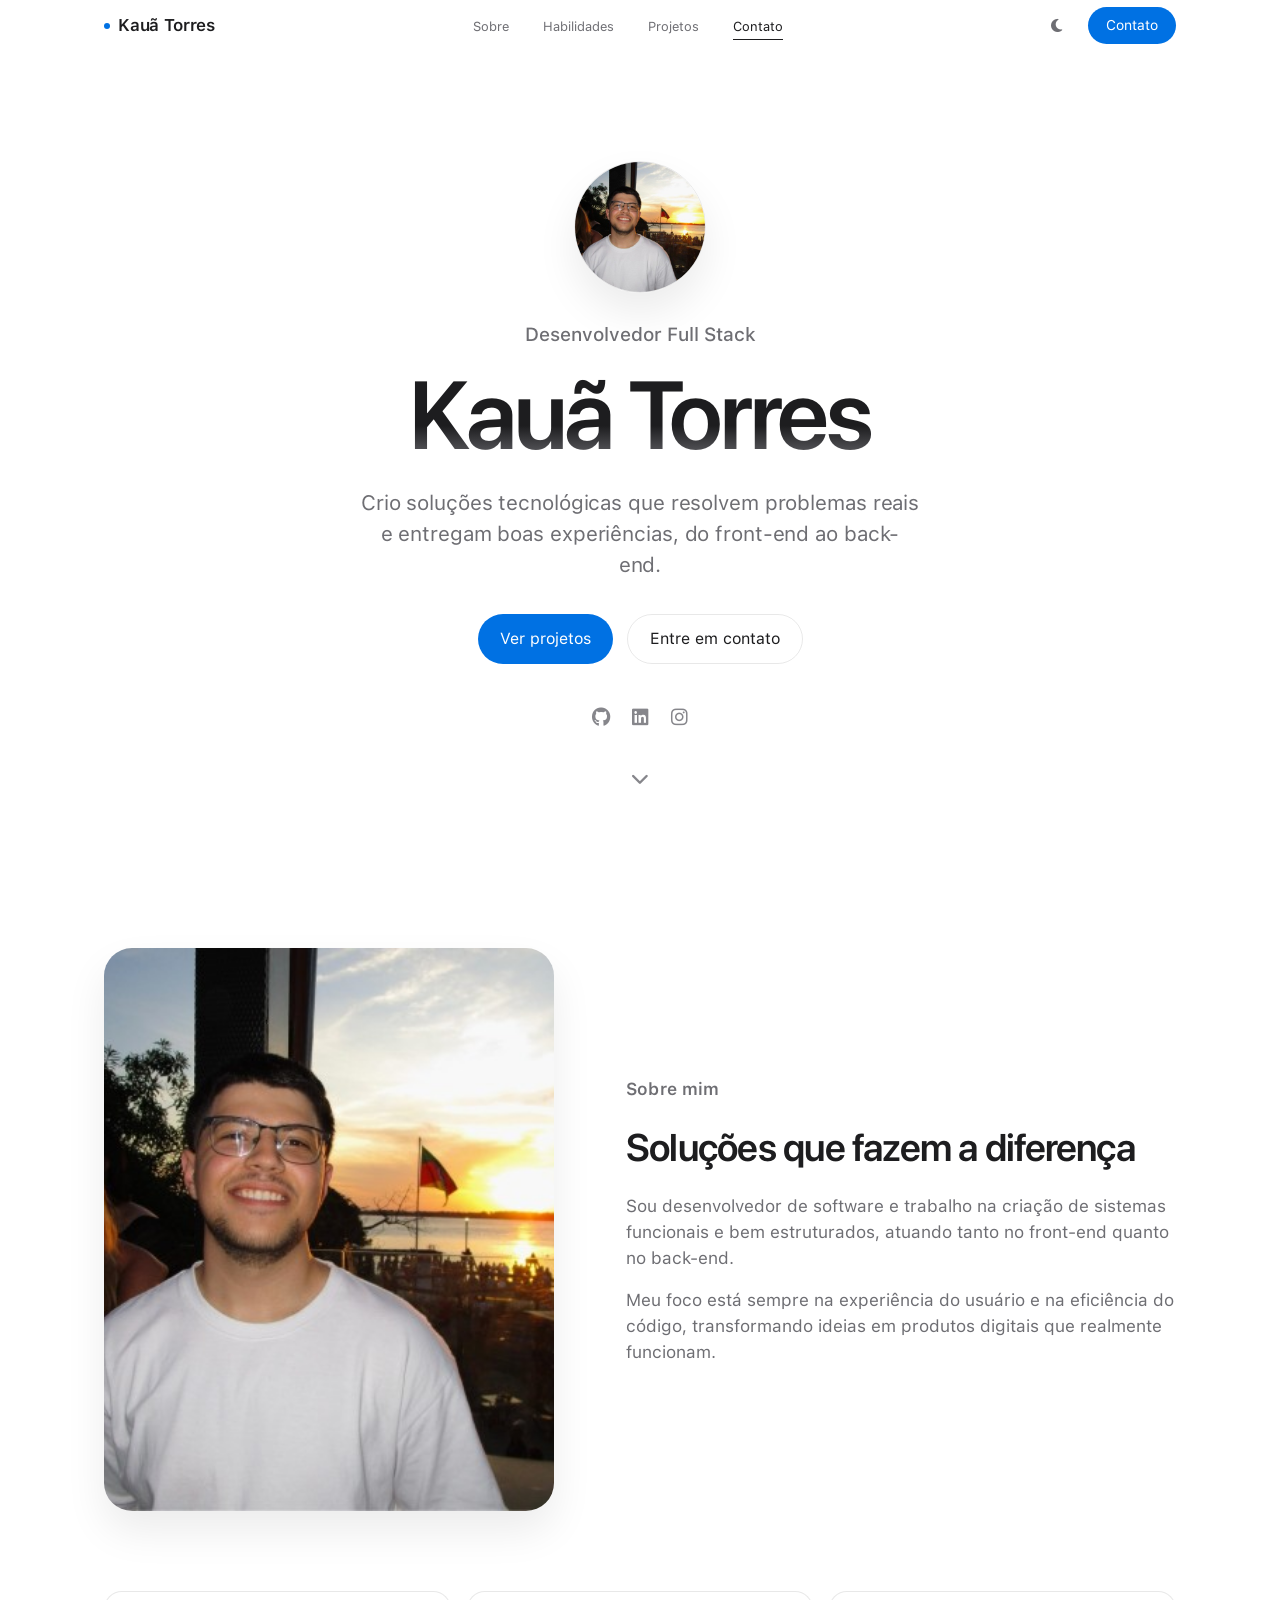
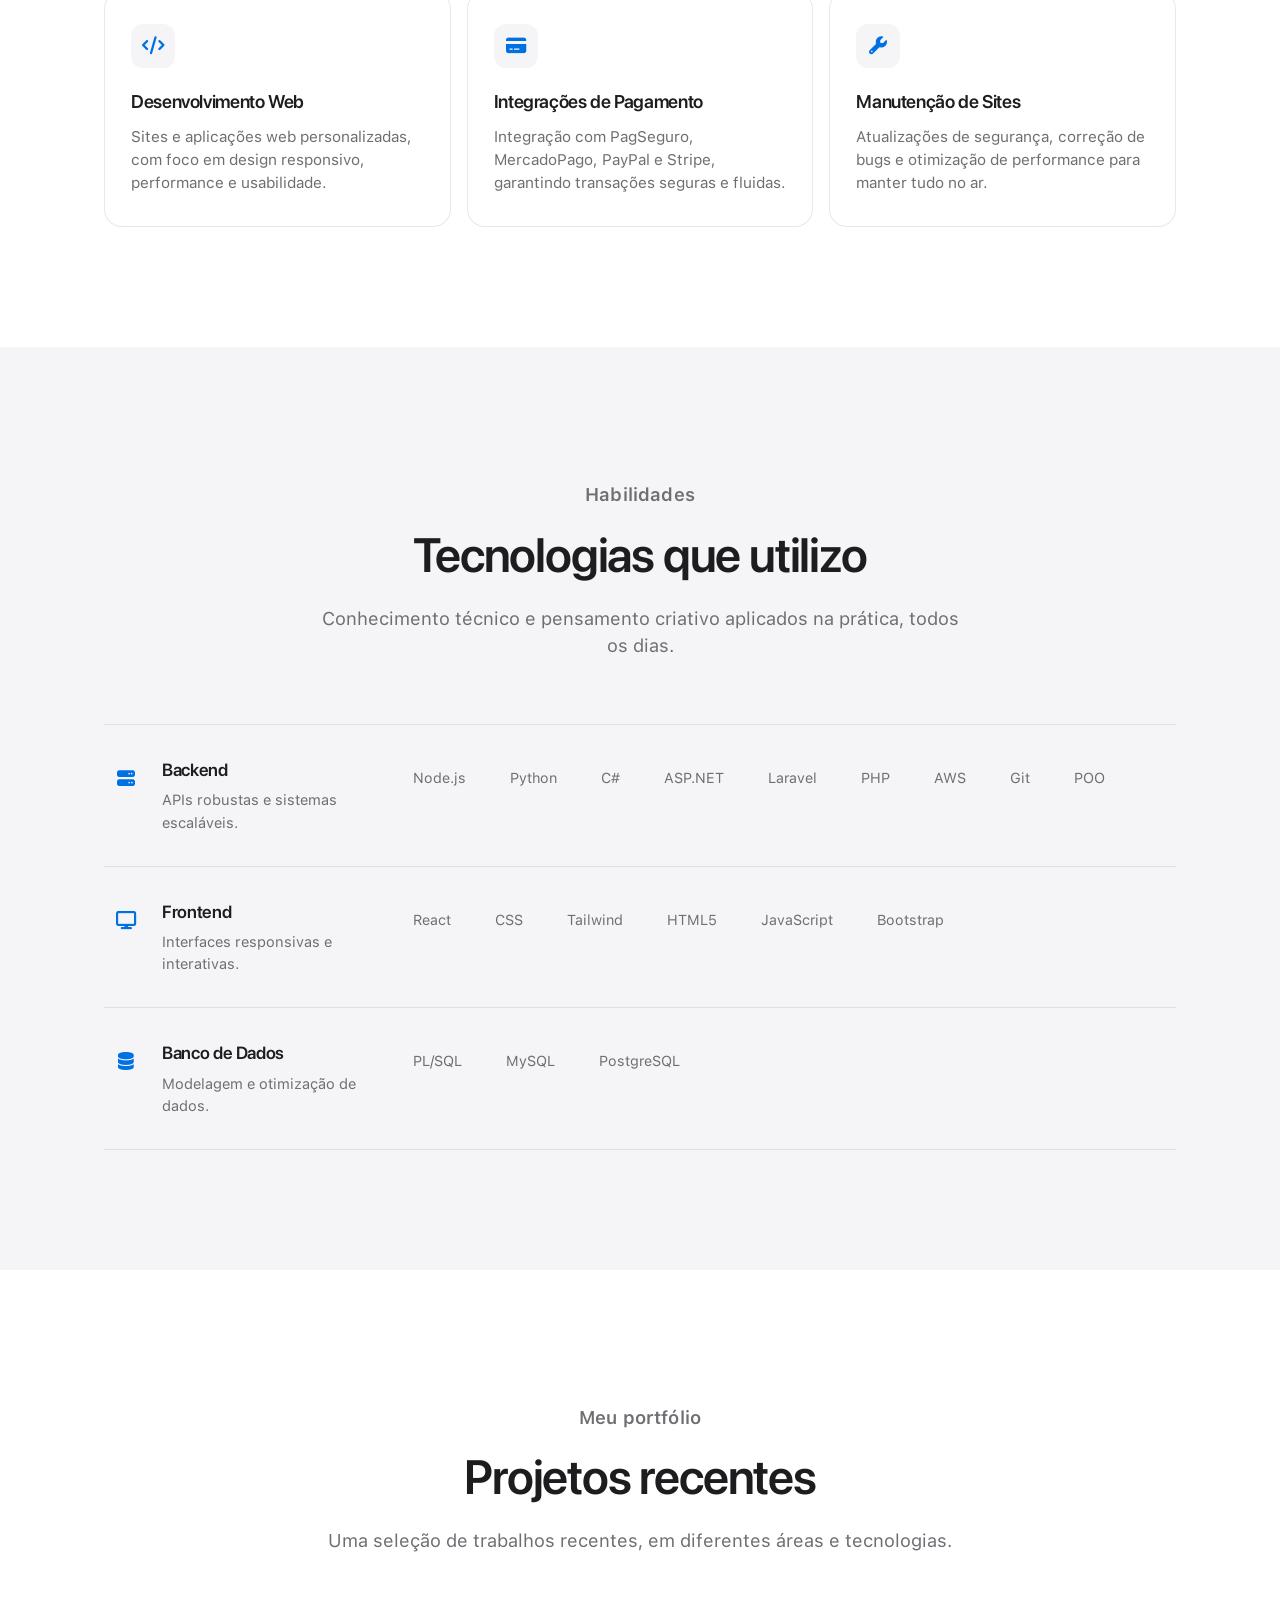
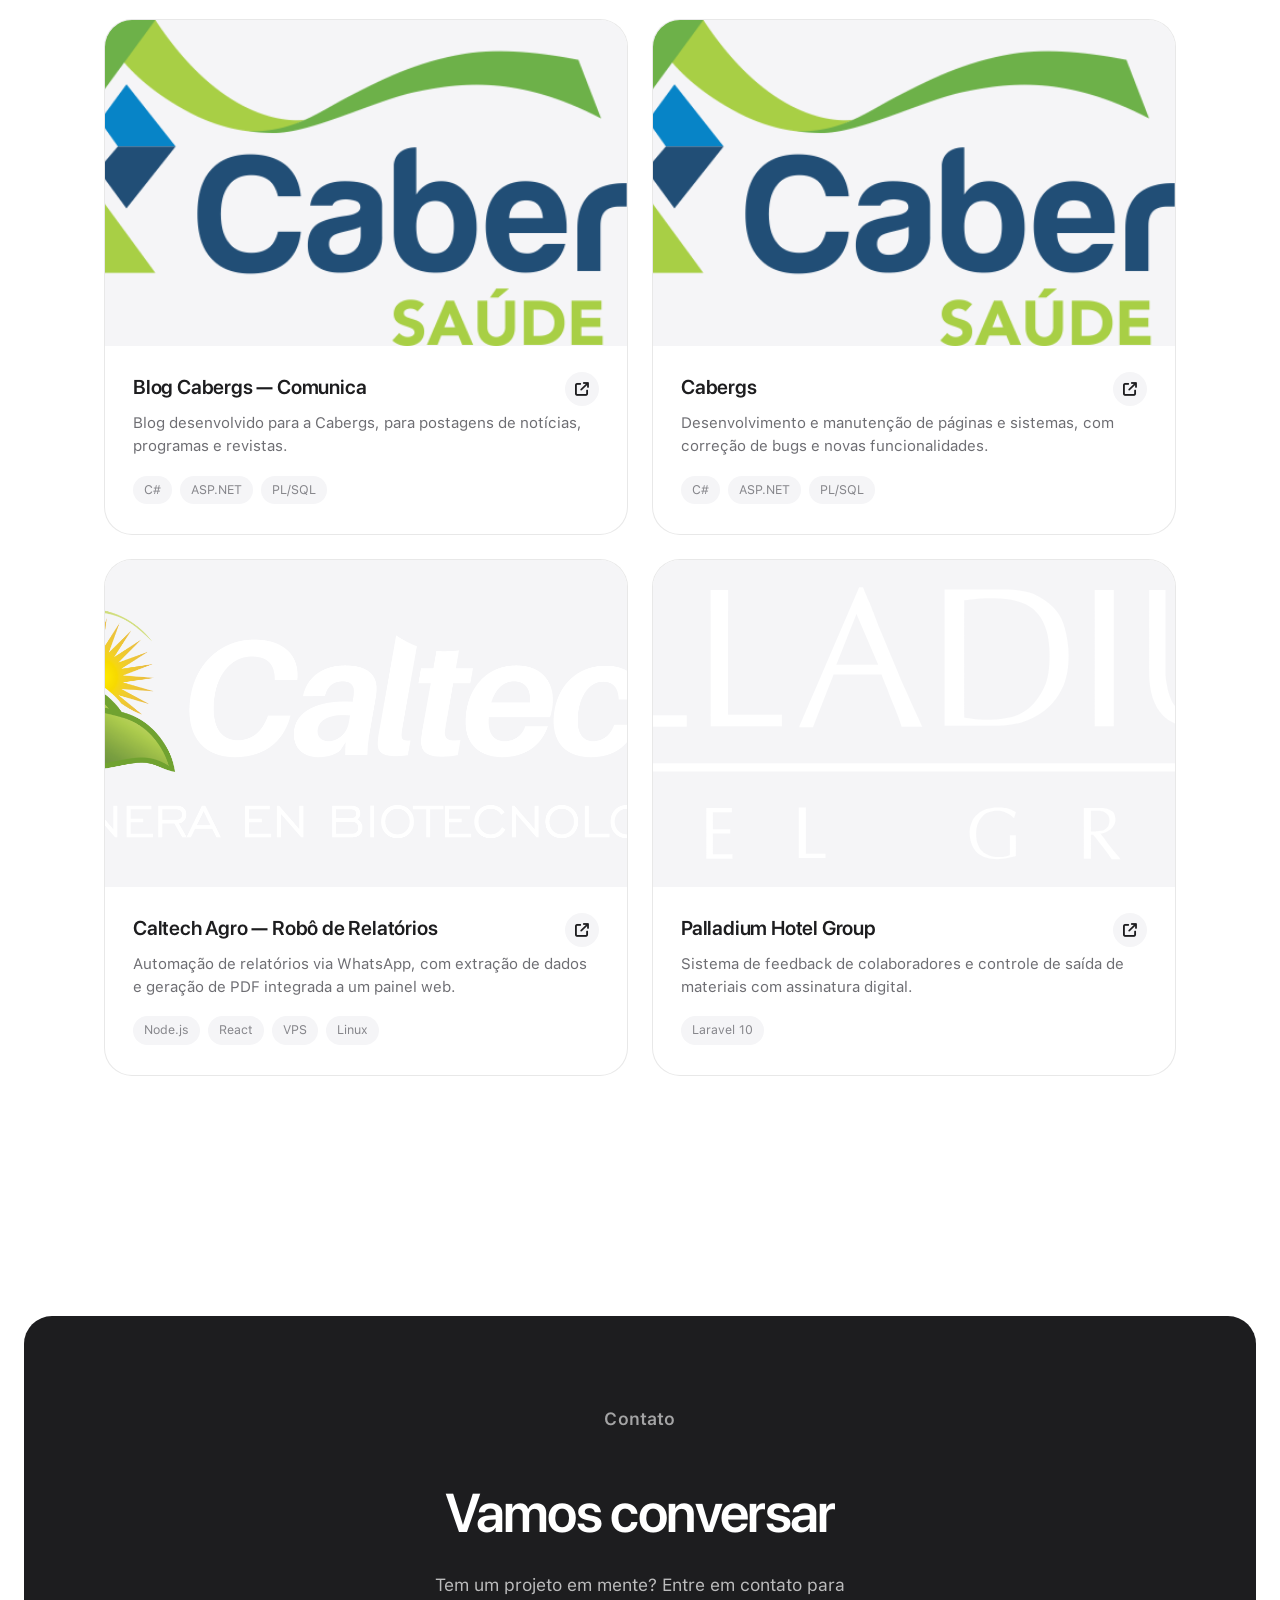
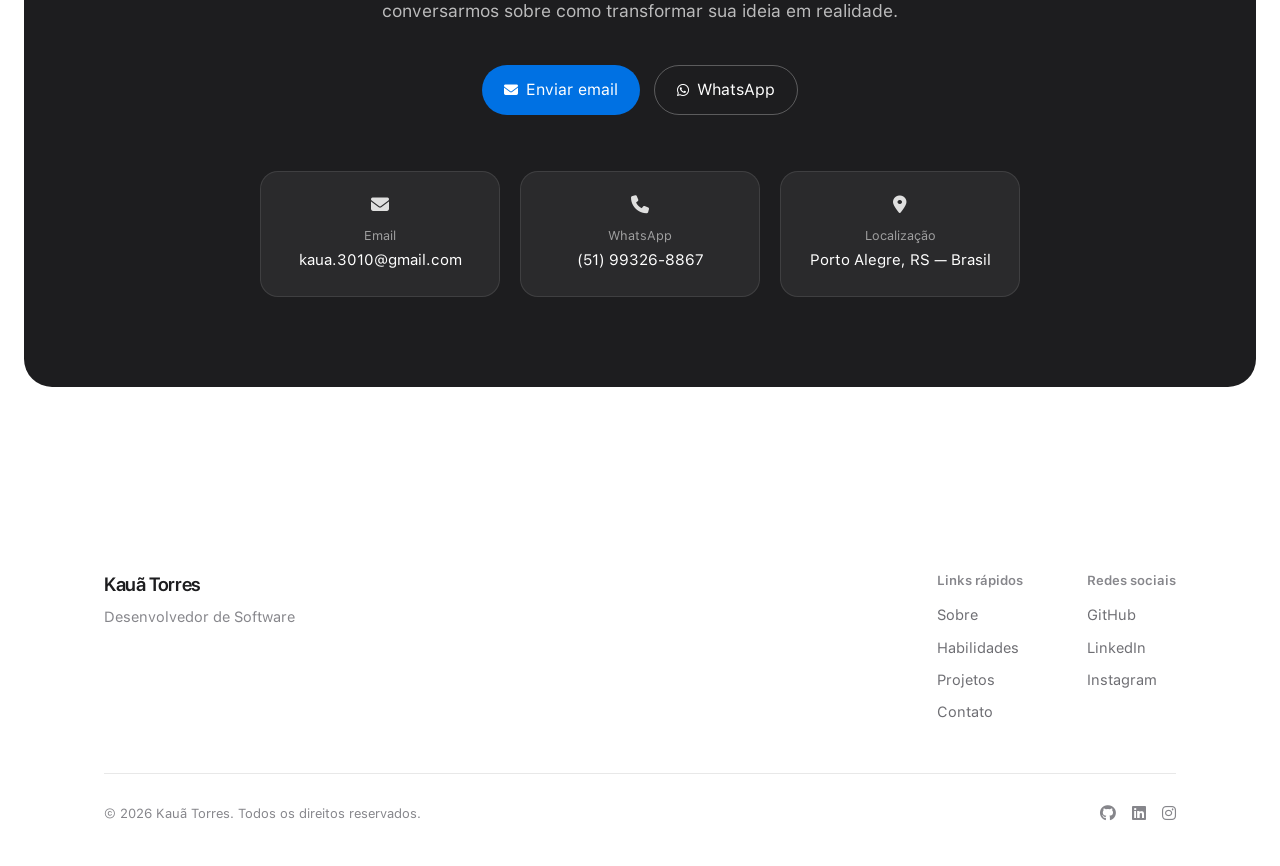
<file: index.html>
<!DOCTYPE html>
<html lang="pt-BR">
<head>
<meta charset="UTF-8">
<meta name="viewport" content="width=device-width, initial-scale=1.0">
<title>Kauã Torres — Desenvolvedor de Software</title>
<meta name="description" content="Kauã Torres, desenvolvedor full stack. Web, integrações de pagamento e manutenção de sistemas.">
<link rel="stylesheet" href="https://cdnjs.cloudflare.com/ajax/libs/font-awesome/6.5.2/css/all.min.css">
<style>
  /* ============ SF Pro (local) ============ */
  @font-face{
    font-family:"SF Pro Text";
    src:url("fonts/SF-Pro-Text-Regular.woff2") format("woff2");
    font-weight:400; font-style:normal; font-display:swap;
  }
  @font-face{
    font-family:"SF Pro Text";
    src:url("fonts/SF-Pro-Text-Medium.woff2") format("woff2");
    font-weight:500; font-style:normal; font-display:swap;
  }
  @font-face{
    font-family:"SF Pro Text";
    src:url("fonts/SF-Pro-Text-Semibold.woff2") format("woff2");
    font-weight:600; font-style:normal; font-display:swap;
  }
  @font-face{
    font-family:"SF Pro Text";
    src:url("fonts/SF-Pro-Text-Bold.woff2") format("woff2");
    font-weight:700; font-style:normal; font-display:swap;
  }
  @font-face{
    font-family:"SF Pro Display";
    src:url("fonts/SF-Pro-Display-Regular.woff2") format("woff2");
    font-weight:400; font-style:normal; font-display:swap;
  }
  @font-face{
    font-family:"SF Pro Display";
    src:url("fonts/SF-Pro-Display-Medium.woff2") format("woff2");
    font-weight:500; font-style:normal; font-display:swap;
  }
  @font-face{
    font-family:"SF Pro Display";
    src:url("fonts/SF-Pro-Display-Semibold.woff2") format("woff2");
    font-weight:600; font-style:normal; font-display:swap;
  }
  @font-face{
    font-family:"SF Pro Display";
    src:url("fonts/SF-Pro-Display-Bold.woff2") format("woff2");
    font-weight:700; font-style:normal; font-display:swap;
  }

  /* ============ Tokens ============ */
  :root{
    --bg: #ffffff;
    --bg-2: #f5f5f7;
    --bg-3: #fbfbfd;
    --text: #1d1d1f;
    --text-2: #6e6e73;
    --text-3: #86868b;
    --accent: #0071e3;
    --accent-press: #0058b3;
    --divider: rgba(0,0,0,.09);
    --surface: rgba(255,255,255,.78);
    --surface-border: rgba(255,255,255,.5);
    --shadow: 0 20px 40px rgba(0,0,0,.08);
    --radius-lg: 28px;
    --radius-md: 18px;
    --radius-sm: 12px;
    --ease: cubic-bezier(.16,1,.3,1);
    color-scheme: light;
  }
  html.dark{
    --bg: #000000;
    --bg-2: #0d0d0f;
    --bg-3: #000000;
    --text: #f5f5f7;
    --text-2: #a1a1a6;
    --text-3: #86868b;
    --accent: #2997ff;
    --accent-press: #1c7fe0;
    --divider: rgba(255,255,255,.12);
    --surface: rgba(20,20,22,.72);
    --surface-border: rgba(255,255,255,.08);
    --shadow: 0 20px 50px rgba(0,0,0,.5);
    color-scheme: dark;
  }

  *{box-sizing:border-box; margin:0; padding:0;}
  html{scroll-behavior:smooth; scroll-padding-top:64px;}
  body{
    background:var(--bg);
    color:var(--text);
    font-family:"SF Pro Text", -apple-system, BlinkMacSystemFont, "Segoe UI", Helvetica, Arial, sans-serif;
    -webkit-font-smoothing:antialiased;
    line-height:1.5;
    transition: background .4s var(--ease), color .4s var(--ease);
    overflow-x:hidden;
  }
  a{color:inherit; text-decoration:none;}
  img{display:block; max-width:100%;}
  ul{list-style:none;}
  button{font-family:inherit; border:none; background:none; cursor:pointer; color:inherit;}
  .wrap{max-width:1120px; margin:0 auto; padding:0 24px;}

  h1,h2,h3{
    font-family:"SF Pro Display", -apple-system, BlinkMacSystemFont, "Segoe UI", Helvetica, Arial, sans-serif;
    font-weight:600; letter-spacing:-0.02em;
  }

  .eyebrow{
    font-size:14px; font-weight:600; color:var(--accent);
    letter-spacing:0.01em; margin-bottom:10px;
  }

  /* Buttons — respond on press, not release */
  .btn{
    display:inline-flex; align-items:center; gap:8px;
    padding:12px 22px; border-radius:980px;
    font-size:16px; font-weight:400;
    transition: transform .12s var(--ease), background .25s var(--ease), color .25s var(--ease);
  }
  .btn:active{ transform:scale(0.96); }
  .btn i{ font-size:14px; }
  .btn-primary{ background:var(--accent); color:#fff; }
  .btn-primary:hover{ background:var(--accent-press); }
  .btn-ghost{ background:transparent; color:var(--accent); }
  .btn-ghost:hover{ text-decoration:underline; }
  .btn-outline{
    background:transparent; color:var(--text);
    border:1px solid var(--divider);
  }
  .btn-outline:hover{ border-color:var(--text-3); }

  /* ============ Nav ============ */
  header{
    position:fixed; top:0; left:0; right:0; z-index:1000;
    height:52px;
    display:flex; align-items:center;
    background:transparent;
    border-bottom:1px solid transparent;
    transition: background .3s var(--ease), border-color .3s var(--ease), backdrop-filter .3s var(--ease);
  }
  header.scrolled{
    background:var(--surface);
    backdrop-filter: blur(20px) saturate(180%);
    -webkit-backdrop-filter: blur(20px) saturate(180%);
    border-bottom:1px solid var(--divider);
  }
  nav.wrap{
    display:flex; align-items:center; justify-content:space-between;
    width:100%;
  }
  .logo{
    font-weight:600; font-size:17px; letter-spacing:-0.01em;
    display:flex; align-items:center; gap:8px;
  }
  .logo .dot{ width:6px; height:6px; border-radius:50%; background:var(--accent); }
  .nav-links{ display:flex; gap:34px; align-items:center; }
  .nav-links a{
    font-size:13px; color:var(--text-2); position:relative;
    padding:4px 0; transition:color .2s var(--ease);
  }
  .nav-links a::after{
    content:""; position:absolute; left:0; bottom:-2px;
    width:0; height:1px; background:var(--text);
    transition:width .3s var(--ease);
  }
  .nav-links a:hover{ color:var(--text); }
  .nav-links a.active{ color:var(--text); }
  .nav-links a.active::after{ width:100%; }

  .nav-actions{ display:flex; align-items:center; gap:14px; }
  .icon-btn{
    width:34px; height:34px; border-radius:50%;
    display:flex; align-items:center; justify-content:center;
    color:var(--text-2); font-size:15px;
    transition: background .2s var(--ease), transform .12s var(--ease), color .2s var(--ease);
  }
  .icon-btn:hover{ background:var(--divider); color:var(--text); }
  .icon-btn:active{ transform:scale(0.9); }

  .menu-toggle{ display:none; }

  /* ============ Hero ============ */
  .hero{
    min-height:92vh;
    display:flex; flex-direction:column; align-items:center; justify-content:center;
    text-align:center;
    padding:140px 24px 80px;
    position:relative;
  }
  .hero-tag{
    font-size:19px; color:var(--text-2); font-weight:500;
    margin-bottom:18px;
  }
  .hero h1{
    font-size:clamp(2.8rem, 8vw, 6rem);
    line-height:1.02;
    letter-spacing:-0.035em;
    background:linear-gradient(180deg, var(--text) 60%, var(--text-2));
    -webkit-background-clip:text; background-clip:text; color:transparent;
  }
  .hero p.desc{
    max-width:560px; margin:22px auto 34px;
    font-size:clamp(1.05rem, 2vw, 1.3rem);
    color:var(--text-2); font-weight:400; letter-spacing:-0.005em;
  }
  .hero-cta{ display:flex; gap:14px; flex-wrap:wrap; justify-content:center; margin-bottom:44px; }
  .hero-social{ display:flex; gap:22px; }
  .hero-social a{
    color:var(--text-3); font-size:19px;
    transition:color .2s var(--ease), transform .2s var(--ease);
    display:inline-flex;
  }
  .hero-social a:hover{ color:var(--accent); transform:translateY(-2px); }

  .hero-photo{
    width:132px; height:132px; border-radius:50%;
    overflow:hidden; margin-bottom:28px;
    border:1px solid var(--divider);
    box-shadow: var(--shadow);
  }
  .hero-photo img{ width:100%; height:100%; object-fit:cover; }

  .scroll-cue{
    position:absolute; bottom:36px; left:50%; transform:translateX(-50%);
    color:var(--text-3); animation:bounce 2.2s ease-in-out infinite; font-size:18px;
  }
  @keyframes bounce{ 0%,100%{transform:translate(-50%,0);} 50%{transform:translate(-50%,8px);} }

  /* ============ Sections ============ */
  section{ padding:120px 0; }
  .section-head{ text-align:center; max-width:640px; margin:0 auto 64px; }
  .section-head h2{ font-size:clamp(2rem, 4vw, 3rem); letter-spacing:-0.025em; }
  .section-head p{ color:var(--text-2); font-size:1.15rem; margin-top:14px; }

  .bg-alt{ background:var(--bg-2); }

  /* Reveal on scroll */
  .reveal{
    opacity:0; transform:translateY(28px);
    transition:opacity .8s var(--ease), transform .8s var(--ease);
  }
  .reveal.in{ opacity:1; transform:translateY(0); }

  /* ============ About ============ */
  .about-grid{
    display:grid; grid-template-columns: 0.9fr 1.1fr; gap:72px; align-items:center;
  }
  .about-photo{
    border-radius:var(--radius-lg); overflow:hidden;
    aspect-ratio: 4/5;
    box-shadow:var(--shadow);
  }
  .about-photo img{ width:100%; height:100%; object-fit:cover; }
  .about-text h2{ font-size:clamp(1.7rem, 3vw, 2.4rem); margin-bottom:18px; letter-spacing:-0.02em;}
  .about-text p{ color:var(--text-2); font-size:1.08rem; margin-bottom:16px; }

  .feature-cards{
    display:grid; grid-template-columns:repeat(3,1fr); gap:16px; margin-top:80px;
  }
  .feature-card{
    background:var(--bg); border:1px solid var(--divider);
    border-radius:var(--radius-md); padding:32px 26px;
    transition:transform .35s var(--ease), box-shadow .35s var(--ease), border-color .35s var(--ease);
  }
  .feature-card:hover{ transform:translateY(-6px); box-shadow:var(--shadow); border-color:transparent; }
  .feature-icon{
    width:44px; height:44px; border-radius:12px;
    background:var(--bg-2); display:flex; align-items:center; justify-content:center;
    margin-bottom:20px; color:var(--accent); font-size:18px;
  }
  .feature-card h3{ font-size:1.15rem; margin-bottom:10px; }
  .feature-card p{ color:var(--text-2); font-size:.96rem; }

  /* ============ Skills ============ */
  .skills-list{ display:flex; flex-direction:column; }
  .skill-row{
    display:grid; grid-template-columns: 260px 1fr;
    gap:32px; padding:32px 0; border-top:1px solid var(--divider);
    align-items:flex-start;
  }
  .skill-row:last-child{ border-bottom:1px solid var(--divider); }
  .skill-label{ display:flex; align-items:flex-start; gap:14px; }
  .skill-label .feature-icon{ margin-bottom:0; flex-shrink:0; }
  .skill-label h3{ font-size:1.1rem; margin-bottom:6px; }
  .skill-label p{ color:var(--text-2); font-size:.92rem; max-width:220px; }
  .skill-pills{ display:flex; flex-wrap:wrap; gap:10px; align-content:flex-start; }
  .pill{
    padding:9px 16px; border-radius:980px;
    background:var(--bg-2); font-size:.9rem; color:var(--text-2);
    border:1px solid transparent;
    transition:border-color .25s var(--ease), color .25s var(--ease), background .25s var(--ease);
  }
  .pill:hover{ border-color:var(--accent); color:var(--text); background:var(--bg); }

  /* ============ Projects ============ */
  .project-grid{
    display:grid; grid-template-columns:repeat(2,1fr); gap:24px;
  }
  .project-card{
    border-radius:var(--radius-lg);
    background:var(--bg); border:1px solid var(--divider);
    overflow:hidden; position:relative; display:block;
    transition:transform .45s var(--ease), box-shadow .45s var(--ease);
  }
  .project-card:hover{ transform:translateY(-8px); box-shadow:var(--shadow); }
  .project-media{
    aspect-ratio:16/10; overflow:hidden; background:var(--bg-2);
    display:flex; align-items:center; justify-content:center;
  }
  .project-media img{
    width:100%; height:100%; object-fit:cover;
    transition:transform .6s var(--ease);
  }
  .project-card:hover .project-media img{ transform:scale(1.06); }
  .project-body{ padding:26px 28px 30px; }
  .project-top{ display:flex; align-items:flex-start; justify-content:space-between; gap:12px; }
  .project-body h3{ font-size:1.25rem; margin-bottom:10px; letter-spacing:-0.01em; }
  .project-link-icon{
    width:34px; height:34px; border-radius:50%; background:var(--bg-2);
    display:flex; align-items:center; justify-content:center; flex-shrink:0;
    color:var(--text); font-size:14px;
    transition: background .25s var(--ease), transform .3s var(--ease), color .25s var(--ease);
  }
  .project-card:hover .project-link-icon{ background:var(--accent); color:#fff; transform:rotate(45deg); }
  .project-body p{ color:var(--text-2); font-size:.95rem; margin-bottom:18px; }
  .tag-row{ display:flex; flex-wrap:wrap; gap:8px; }
  .tag{
    font-size:.78rem; color:var(--text-3); background:var(--bg-2);
    padding:5px 11px; border-radius:980px;
  }

  /* ============ Contact ============ */
  .contact-section{
    background:var(--text); color:var(--bg);
    border-radius:var(--radius-lg);
    margin:0 24px; padding:90px 48px;
    text-align:center;
  }
  html.dark .contact-section{ background:var(--bg-2); }
  .contact-section h2{
    font-size:clamp(2.2rem,5vw,3.4rem); letter-spacing:-0.03em; margin-bottom:18px;
  }
  .contact-section > .wrap > p{
    color:rgba(255,255,255,.7); max-width:520px; margin:0 auto 40px; font-size:1.1rem;
  }
  html.dark .contact-section > .wrap > p{ color:var(--text-2); }
  .contact-cta{ display:flex; gap:14px; justify-content:center; flex-wrap:wrap; margin-bottom:56px; }
  .contact-section .btn-primary{ background:var(--accent); }
  .contact-section .btn-outline{ border-color:rgba(255,255,255,.28); color:#fff; }
  html.dark .contact-section .btn-outline{ border-color:var(--divider); color:var(--text); }
  .contact-section .btn-outline:hover{ border-color:rgba(255,255,255,.6); }

  .contact-info{
    display:grid; grid-template-columns:repeat(3,1fr); gap:20px;
    max-width:760px; margin:0 auto;
  }
  .contact-info-item{
    background:rgba(255,255,255,.06); border:1px solid rgba(255,255,255,.1);
    border-radius:var(--radius-md); padding:24px 18px;
    transition:background .25s var(--ease), transform .3s var(--ease);
  }
  html.dark .contact-info-item{ background:rgba(255,255,255,.03); border-color:var(--divider); }
  .contact-info-item:hover{ background:rgba(255,255,255,.1); transform:translateY(-4px); }
  .contact-info-item i{ font-size:18px; margin-bottom:12px; color:rgba(255,255,255,.85); display:block; }
  html.dark .contact-info-item i{ color:var(--text-2); }
  .contact-info-item .label{ font-size:.8rem; color:rgba(255,255,255,.55); margin-bottom:4px; }
  html.dark .contact-info-item .label{ color:var(--text-3); }
  .contact-info-item .value{ font-size:.95rem; }

  /* ============ Footer ============ */
  footer{ padding:64px 0 40px; }
  .footer-top{
    display:flex; justify-content:space-between; align-items:flex-start;
    flex-wrap:wrap; gap:40px; padding-bottom:40px; border-bottom:1px solid var(--divider);
  }
  .footer-brand h3{ font-size:1.2rem; margin-bottom:6px; }
  .footer-brand p{ color:var(--text-3); font-size:.92rem; }
  .footer-cols{ display:flex; gap:64px; }
  .footer-col h4{ font-size:.82rem; color:var(--text-3); margin-bottom:14px; font-weight:600; }
  .footer-col a{
    display:block; color:var(--text-2); font-size:.92rem; margin-bottom:10px;
    transition:color .2s var(--ease);
  }
  .footer-col a:hover{ color:var(--text); }
  .footer-bottom{
    display:flex; justify-content:space-between; align-items:center;
    padding-top:28px; flex-wrap:wrap; gap:12px;
  }
  .footer-bottom p{ font-size:.82rem; color:var(--text-3); }
  .footer-social{ display:flex; gap:16px; }
  .footer-social a{ color:var(--text-3); font-size:16px; transition:color .2s var(--ease); }
  .footer-social a:hover{ color:var(--text); }

  /* ============ Responsive ============ */
  @media (max-width: 860px){
    .nav-links{
      position:fixed; top:52px; left:0; right:0;
      flex-direction:column; align-items:flex-start; gap:0;
      background:var(--surface); backdrop-filter:blur(20px);
      -webkit-backdrop-filter:blur(20px);
      border-bottom:1px solid var(--divider);
      padding:8px 24px 20px;
      transform:translateY(-8px); opacity:0; pointer-events:none;
      transition:transform .3s var(--ease), opacity .3s var(--ease);
    }
    .nav-links.open{ transform:translateY(0); opacity:1; pointer-events:auto; }
    .nav-links a{ padding:12px 0; width:100%; font-size:15px; }
    .menu-toggle{ display:flex; }
    .about-grid{ grid-template-columns:1fr; gap:40px; }
    .about-photo{ max-width:280px; margin:0 auto; }
    .feature-cards{ grid-template-columns:1fr; }
    .skill-row{ grid-template-columns:1fr; gap:16px; }
    .project-grid{ grid-template-columns:1fr; }
    .contact-info{ grid-template-columns:1fr; }
    .contact-section{ margin:0 12px; padding:60px 24px; }
    .footer-top{ flex-direction:column; }
    .footer-cols{ gap:40px; }
    section{ padding:80px 0; }
  }

  /* ============ Reduced motion ============ */
  @media (prefers-reduced-motion: reduce){
    html{ scroll-behavior:auto; }
    .reveal{ transition:opacity .3s linear; transform:none; }
    .scroll-cue{ animation:none; }
    *{ transition-duration:.01ms !important; animation-duration:.01ms !important; }
  }
</style>
</head>
<body>

<header id="header">
  <nav class="wrap">
    <a href="#top" class="logo"><span class="dot"></span>Kauã Torres</a>
    <ul class="nav-links" id="navLinks">
      <li><a href="#sobre" class="nav-link">Sobre</a></li>
      <li><a href="#habilidades" class="nav-link">Habilidades</a></li>
      <li><a href="#projetos" class="nav-link">Projetos</a></li>
      <li><a href="#contato" class="nav-link">Contato</a></li>
    </ul>
    <div class="nav-actions">
      <button class="icon-btn" id="themeToggle" aria-label="Alternar tema">
        <i class="fa-solid fa-moon" id="themeIcon"></i>
      </button>
      <a href="#contato" class="btn btn-primary" style="padding:8px 18px; font-size:14px;">Contato</a>
      <button class="icon-btn menu-toggle" id="menuToggle" aria-label="Abrir menu">
        <i class="fa-solid fa-bars"></i>
      </button>
    </div>
  </nav>
</header>

<main id="top">

  <!-- HERO -->
  <section class="hero">
    <div class="hero-photo reveal">
      <img src="https://kauatorres.github.io/assets/kaua.jpg?v=1" alt="Foto de Kauã Torres">
    </div>
    <p class="hero-tag reveal">Desenvolvedor Full Stack</p>
    <h1 class="reveal">Kauã Torres</h1>
    <p class="desc reveal">Crio soluções tecnológicas que resolvem problemas reais e entregam boas experiências, do front-end ao back-end.</p>
    <div class="hero-cta reveal">
      <a href="#projetos" class="btn btn-primary">Ver projetos</a>
      <a href="#contato" class="btn btn-outline">Entre em contato</a>
    </div>
    <div class="hero-social reveal">
      <a href="https://github.com/kauatorres" target="_blank" rel="noopener" aria-label="GitHub"><i class="fa-brands fa-github"></i></a>
      <a href="https://linkedin.com/in/kauatorress" target="_blank" rel="noopener" aria-label="LinkedIn"><i class="fa-brands fa-linkedin"></i></a>
      <a href="https://instagram.com/kauatorress" target="_blank" rel="noopener" aria-label="Instagram"><i class="fa-brands fa-instagram"></i></a>
    </div>
    <a href="#sobre" class="scroll-cue" aria-hidden="true"><i class="fa-solid fa-chevron-down"></i></a>
  </section>

  <!-- SOBRE -->
  <section id="sobre">
    <div class="wrap">
      <div class="about-grid">
        <div class="about-photo reveal">
          <img src="https://kauatorres.github.io/assets/kaua.jpg?v=1" alt="Kauã Torres trabalhando">
        </div>
        <div class="about-text reveal">
          <p class="eyebrow">Sobre mim</p>
          <h2>Soluções que fazem a diferença</h2>
          <p>Sou desenvolvedor de software e trabalho na criação de sistemas funcionais e bem estruturados, atuando tanto no front-end quanto no back-end.</p>
          <p>Meu foco está sempre na experiência do usuário e na eficiência do código, transformando ideias em produtos digitais que realmente funcionam.</p>
        </div>
      </div>

      <div class="feature-cards">
        <div class="feature-card reveal">
          <div class="feature-icon"><i class="fa-solid fa-code"></i></div>
          <h3>Desenvolvimento Web</h3>
          <p>Sites e aplicações web personalizadas, com foco em design responsivo, performance e usabilidade.</p>
        </div>
        <div class="feature-card reveal">
          <div class="feature-icon"><i class="fa-solid fa-credit-card"></i></div>
          <h3>Integrações de Pagamento</h3>
          <p>Integração com PagSeguro, MercadoPago, PayPal e Stripe, garantindo transações seguras e fluidas.</p>
        </div>
        <div class="feature-card reveal">
          <div class="feature-icon"><i class="fa-solid fa-wrench"></i></div>
          <h3>Manutenção de Sites</h3>
          <p>Atualizações de segurança, correção de bugs e otimização de performance para manter tudo no ar.</p>
        </div>
      </div>
    </div>
  </section>

  <!-- HABILIDADES -->
  <section id="habilidades" class="bg-alt">
    <div class="wrap">
      <div class="section-head reveal">
        <p class="eyebrow">Habilidades</p>
        <h2>Tecnologias que utilizo</h2>
        <p>Conhecimento técnico e pensamento criativo aplicados na prática, todos os dias.</p>
      </div>

      <div class="skills-list">
        <div class="skill-row reveal">
          <div class="skill-label">
            <div class="feature-icon"><i class="fa-solid fa-server"></i></div>
            <div>
              <h3>Backend</h3>
              <p>APIs robustas e sistemas escaláveis.</p>
            </div>
          </div>
          <div class="skill-pills">
            <span class="pill">Node.js</span>
            <span class="pill">Python</span>
            <span class="pill">C#</span>
            <span class="pill">ASP.NET</span>
            <span class="pill">Laravel</span>
            <span class="pill">PHP</span>
            <span class="pill">AWS</span>
            <span class="pill">Git</span>
            <span class="pill">POO</span>
          </div>
        </div>

        <div class="skill-row reveal">
          <div class="skill-label">
            <div class="feature-icon"><i class="fa-solid fa-display"></i></div>
            <div>
              <h3>Frontend</h3>
              <p>Interfaces responsivas e interativas.</p>
            </div>
          </div>
          <div class="skill-pills">
            <span class="pill">React</span>
            <span class="pill">CSS</span>
            <span class="pill">Tailwind</span>
            <span class="pill">HTML5</span>
            <span class="pill">JavaScript</span>
            <span class="pill">Bootstrap</span>
          </div>
        </div>

        <div class="skill-row reveal">
          <div class="skill-label">
            <div class="feature-icon"><i class="fa-solid fa-database"></i></div>
            <div>
              <h3>Banco de Dados</h3>
              <p>Modelagem e otimização de dados.</p>
            </div>
          </div>
          <div class="skill-pills">
            <span class="pill">PL/SQL</span>
            <span class="pill">MySQL</span>
            <span class="pill">PostgreSQL</span>
          </div>
        </div>
      </div>
    </div>
  </section>

  <!-- PROJETOS -->
  <section id="projetos">
    <div class="wrap">
      <div class="section-head reveal">
        <p class="eyebrow">Meu portfólio</p>
        <h2>Projetos recentes</h2>
        <p>Uma seleção de trabalhos recentes, em diferentes áreas e tecnologias.</p>
      </div>

      <div class="project-grid">
        <a class="project-card reveal" href="https://comunica.cabergs.org.br/" target="_blank" rel="noopener">
          <div class="project-media"><img src="https://kauatorres.github.io/assets/cabergs.png" alt="Blog Cabergs - Comunica"></div>
          <div class="project-body">
            <div class="project-top">
              <h3>Blog Cabergs — Comunica</h3>
              <div class="project-link-icon"><i class="fa-solid fa-arrow-up-right-from-square"></i></div>
            </div>
            <p>Blog desenvolvido para a Cabergs, para postagens de notícias, programas e revistas.</p>
            <div class="tag-row">
              <span class="tag">C#</span><span class="tag">ASP.NET</span><span class="tag">PL/SQL</span>
            </div>
          </div>
        </a>

        <a class="project-card reveal" href="https://www.cabergs.org.br/" target="_blank" rel="noopener">
          <div class="project-media"><img src="https://kauatorres.github.io/assets/cabergs.png" alt="Cabergs"></div>
          <div class="project-body">
            <div class="project-top">
              <h3>Cabergs</h3>
              <div class="project-link-icon"><i class="fa-solid fa-arrow-up-right-from-square"></i></div>
            </div>
            <p>Desenvolvimento e manutenção de páginas e sistemas, com correção de bugs e novas funcionalidades.</p>
            <div class="tag-row">
              <span class="tag">C#</span><span class="tag">ASP.NET</span><span class="tag">PL/SQL</span>
            </div>
          </div>
        </a>

        <a class="project-card reveal" href="https://www.caltechagro.com/" target="_blank" rel="noopener">
          <div class="project-media"><img src="https://kauatorres.github.io/assets/caltech.png" alt="Caltech Agro"></div>
          <div class="project-body">
            <div class="project-top">
              <h3>Caltech Agro — Robô de Relatórios</h3>
              <div class="project-link-icon"><i class="fa-solid fa-arrow-up-right-from-square"></i></div>
            </div>
            <p>Automação de relatórios via WhatsApp, com extração de dados e geração de PDF integrada a um painel web.</p>
            <div class="tag-row">
              <span class="tag">Node.js</span><span class="tag">React</span><span class="tag">VPS</span><span class="tag">Linux</span>
            </div>
          </div>
        </a>

        <a class="project-card reveal" href="https://www.palladiumhotelgroup.com/pt" target="_blank" rel="noopener">
          <div class="project-media"><img src="https://kauatorres.github.io/assets/palladium.svg" alt="Palladium Hotel Group"></div>
          <div class="project-body">
            <div class="project-top">
              <h3>Palladium Hotel Group</h3>
              <div class="project-link-icon"><i class="fa-solid fa-arrow-up-right-from-square"></i></div>
            </div>
            <p>Sistema de feedback de colaboradores e controle de saída de materiais com assinatura digital.</p>
            <div class="tag-row">
              <span class="tag">Laravel 10</span>
            </div>
          </div>
        </a>
      </div>
    </div>
  </section>

  <!-- CONTATO -->
  <section id="contato">
    <div class="contact-section reveal">
      <div class="wrap">
        <p class="eyebrow" style="color:rgba(255,255,255,.6)">Contato</p>
        <h2>Vamos conversar</h2>
        <p>Tem um projeto em mente? Entre em contato para conversarmos sobre como transformar sua ideia em realidade.</p>
        <div class="contact-cta">
          <a href="mailto:kaua.3010@gmail.com" class="btn btn-primary"><i class="fa-solid fa-envelope"></i>Enviar email</a>
          <a href="https://wa.me/5551993268867" target="_blank" rel="noopener" class="btn btn-outline"><i class="fa-brands fa-whatsapp"></i>WhatsApp</a>
        </div>

        <div class="contact-info">
          <div class="contact-info-item">
            <i class="fa-solid fa-envelope"></i>
            <div class="label">Email</div>
            <div class="value">kaua.3010@gmail.com</div>
          </div>
          <div class="contact-info-item">
            <i class="fa-solid fa-phone"></i>
            <div class="label">WhatsApp</div>
            <div class="value">(51) 99326-8867</div>
          </div>
          <div class="contact-info-item">
            <i class="fa-solid fa-location-dot"></i>
            <div class="label">Localização</div>
            <div class="value">Porto Alegre, RS — Brasil</div>
          </div>
        </div>
      </div>
    </div>
  </section>

</main>

<footer>
  <div class="wrap">
    <div class="footer-top">
      <div class="footer-brand">
        <h3>Kauã Torres</h3>
        <p>Desenvolvedor de Software</p>
      </div>
      <div class="footer-cols">
        <div class="footer-col">
          <h4>Links rápidos</h4>
          <a href="#sobre">Sobre</a>
          <a href="#habilidades">Habilidades</a>
          <a href="#projetos">Projetos</a>
          <a href="#contato">Contato</a>
        </div>
        <div class="footer-col">
          <h4>Redes sociais</h4>
          <a href="https://github.com/kauatorres" target="_blank" rel="noopener">GitHub</a>
          <a href="https://linkedin.com/in/kauatorress" target="_blank" rel="noopener">LinkedIn</a>
          <a href="https://instagram.com/kauatorress" target="_blank" rel="noopener">Instagram</a>
        </div>
      </div>
    </div>
    <div class="footer-bottom">
      <p>&copy; 2026 Kauã Torres. Todos os direitos reservados.</p>
      <div class="footer-social">
        <a href="https://github.com/kauatorres" target="_blank" rel="noopener" aria-label="GitHub"><i class="fa-brands fa-github"></i></a>
        <a href="https://linkedin.com/in/kauatorress" target="_blank" rel="noopener" aria-label="LinkedIn"><i class="fa-brands fa-linkedin"></i></a>
        <a href="https://instagram.com/kauatorress" target="_blank" rel="noopener" aria-label="Instagram"><i class="fa-brands fa-instagram"></i></a>
      </div>
    </div>
  </div>
</footer>

<script>
  // Theme toggle — persisted for real deployment
  const root = document.documentElement;
  const themeToggle = document.getElementById('themeToggle');
  const themeIcon = document.getElementById('themeIcon');
  const applyTheme = (mode) => {
    root.classList.toggle('dark', mode === 'dark');
    themeIcon.className = mode === 'dark' ? 'fa-solid fa-sun' : 'fa-solid fa-moon';
  };
  const saved = localStorage.getItem('theme');
  const prefersDark = window.matchMedia('(prefers-color-scheme: dark)').matches;
  applyTheme(saved || (prefersDark ? 'dark' : 'light'));
  themeToggle.addEventListener('click', () => {
    const isDark = root.classList.contains('dark');
    const next = isDark ? 'light' : 'dark';
    applyTheme(next);
    localStorage.setItem('theme', next);
  });

  // Mobile menu
  const menuToggle = document.getElementById('menuToggle');
  const navLinks = document.getElementById('navLinks');
  const menuIcon = menuToggle.querySelector('i');
  menuToggle.addEventListener('click', () => {
    const open = navLinks.classList.toggle('open');
    menuIcon.className = open ? 'fa-solid fa-xmark' : 'fa-solid fa-bars';
  });
  navLinks.querySelectorAll('a').forEach(a => a.addEventListener('click', () => {
    navLinks.classList.remove('open');
    menuIcon.className = 'fa-solid fa-bars';
  }));

  // Header blur on scroll
  const header = document.getElementById('header');
  window.addEventListener('scroll', () => {
    header.classList.toggle('scrolled', window.scrollY > 12);
  }, { passive:true });

  // Scroll-spy active link
  const sections = ['sobre','habilidades','projetos','contato'].map(id => document.getElementById(id));
  const links = document.querySelectorAll('.nav-link');
  const spyObserver = new IntersectionObserver((entries) => {
    entries.forEach(entry => {
      if (entry.isIntersecting) {
        links.forEach(l => l.classList.remove('active'));
        const match = document.querySelector(`.nav-link[href="#${entry.target.id}"]`);
        if (match) match.classList.add('active');
      }
    });
  }, { rootMargin: '-45% 0px -50% 0px' });
  sections.forEach(s => s && spyObserver.observe(s));

  // Reveal on scroll — staggered
  const revealEls = document.querySelectorAll('.reveal');
  const revealObserver = new IntersectionObserver((entries) => {
    entries.forEach((entry, i) => {
      if (entry.isIntersecting) {
        setTimeout(() => entry.target.classList.add('in'), i * 60);
        revealObserver.unobserve(entry.target);
      }
    });
  }, { threshold: 0.12 });
  revealEls.forEach(el => revealObserver.observe(el));
</script>

</body>
</html>
</file>
